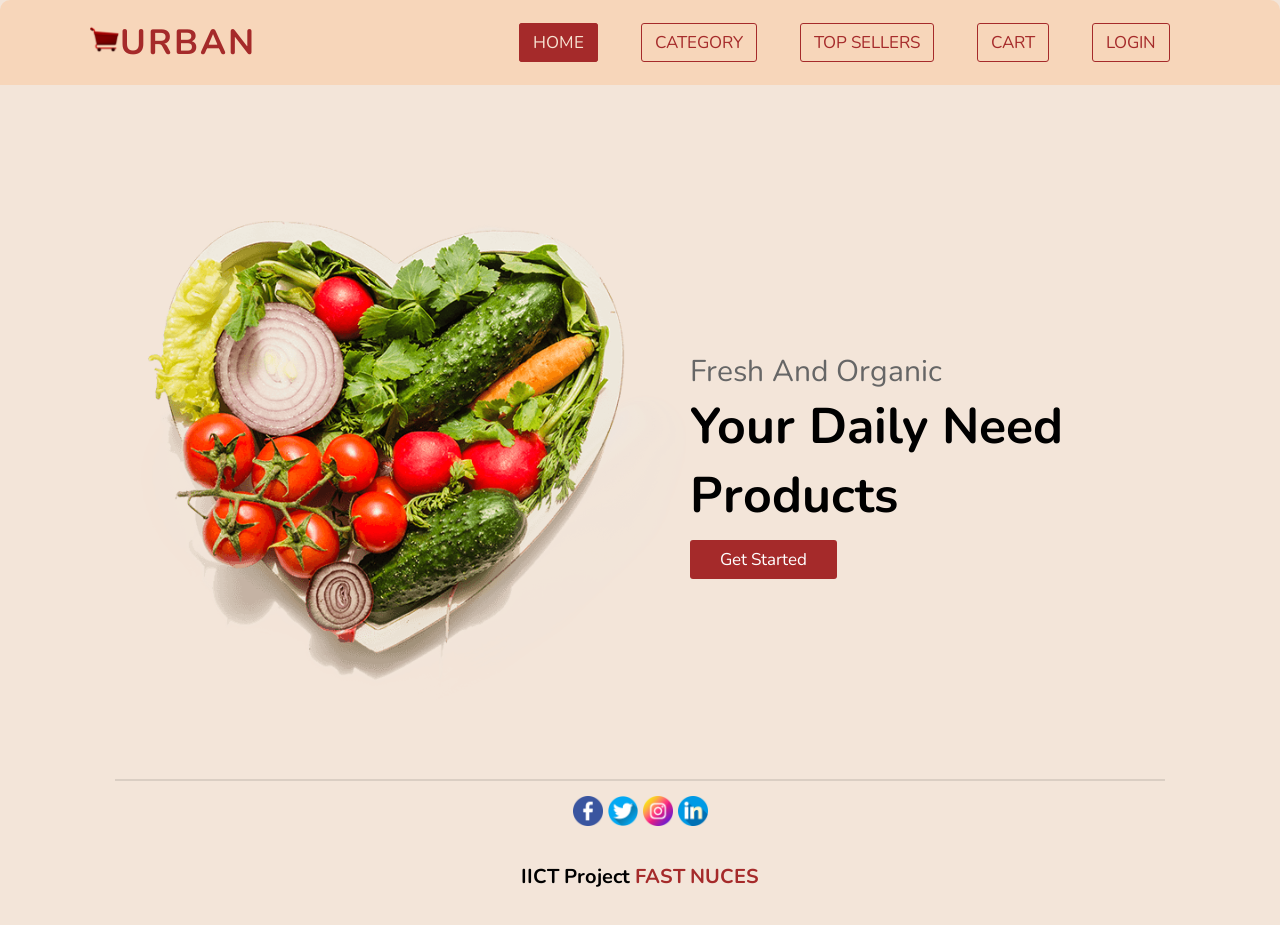
<file: index.html>
<!DOCTYPE html>
<html lang="en">
<head>
    <meta charset="UTF-8">
    <meta name="viewport" content="width=device-width, initial-scale=1.0">
    <title>Urban - Home</title>

    <!-- css file -->
    <link rel="stylesheet" href="css/style.css">

</head>
<body>

<!-- navbar section starts  -->

<nav>
    <label class="logo"><img src="images/logo.png" style="height: 30px; width: 30px;">URBAN</label>
    <ul>
        <li><a class="active" href="index.html">HOME</a></li>
        <li><a href="category.html">CATEGORY</a></li>
        <li><a href="topsellers.html">TOP SELLERS</a></li>
        <li><a href="cart.html">CART</a></li>
        <li><a href="login.html">LOGIN</a></li>
    </ul>
</nav>

<!-- navbar section ends -->

<!-- home section starts  -->
<section class="home" id="home">

    <div class="image">
        <img src="images/home.png" alt="">
    </div>
    <div class="content">
        <span>fresh and organic</span>
        <h3>your daily need products</h3>
        <a href="category.html" class="btn">get started</a>
    </div>

</section>
<!-- home section ends-->

<!-- footer section starts-->
<section class="footer">

    <div class="box-container">

         <h1 class="credit1"><a href="https://facebook.com"><img src="images/facebook.png" alt="" style="height: 30px; width: 30px;"></a>
            <a href="https://twitter.com"><img src="images/twitter.png" alt="" style="height: 30px; width: 30px;"></a>
            <a href="https://instagram.com"><img src="images/instagram.png" alt="" style="height: 30px; width: 30px;"></a>
            <a href="https://linkedin.com"><img src="images/linkedin.png" alt="" style="height: 30px; width: 30px;"></a></h1> 
        <h1 class="credit">IICT project <span> FAST NUCES </h1>
         
    </div>
   

</section>
<!-- footer section ends-->

</body>
</html>
</file>
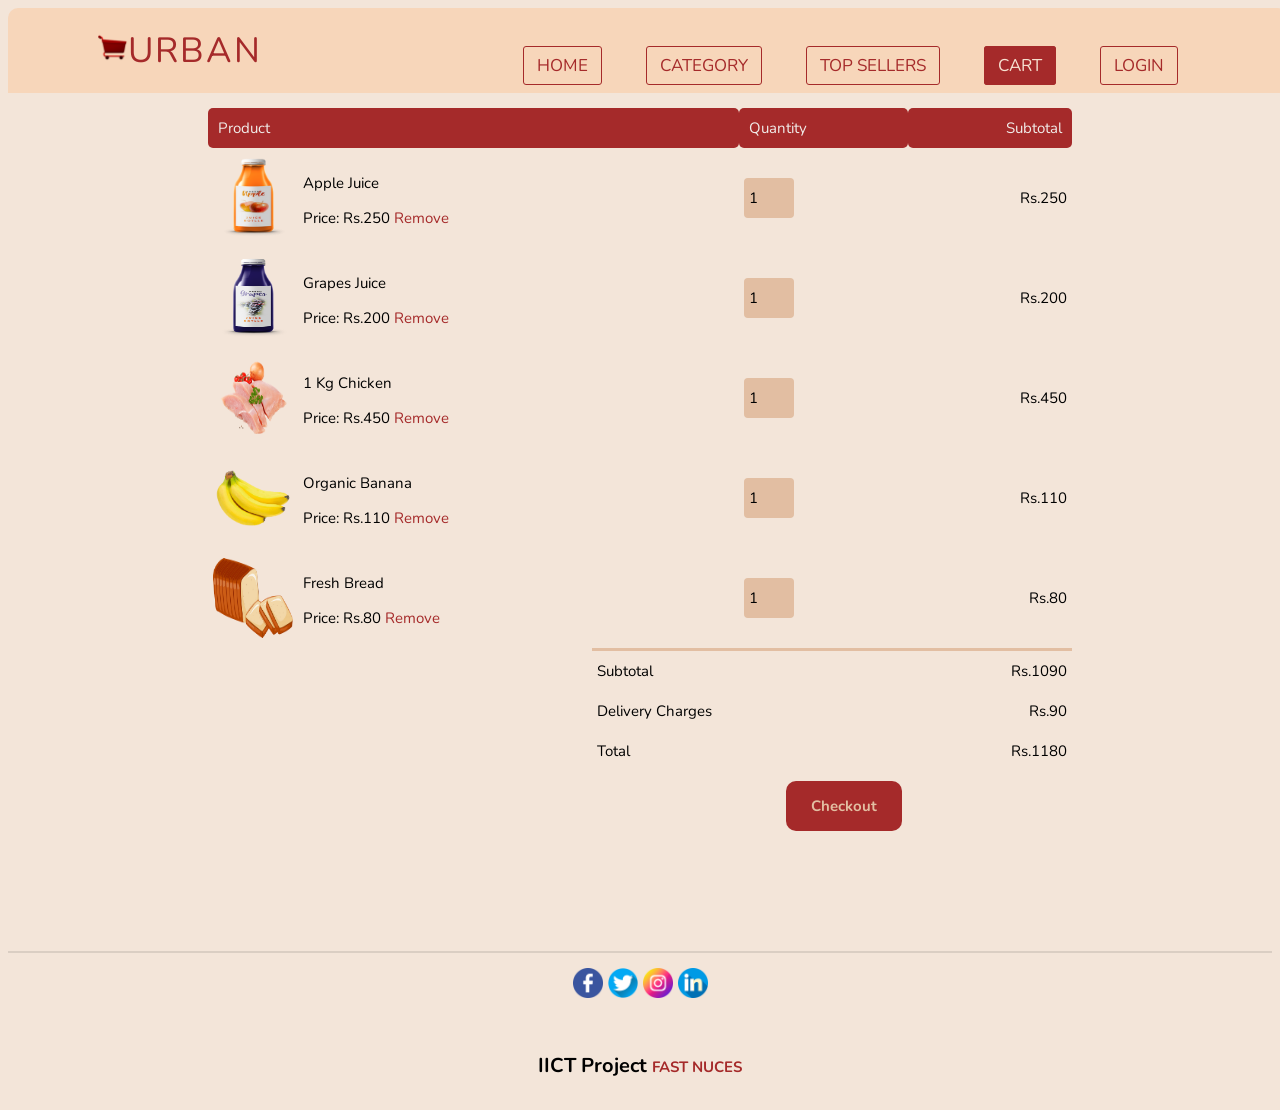
<file: cart.html>
<!DOCTYPE html>
<html lang="en">
<head>
    <meta charset="UTF-8">
    <meta name="viewport" content="width=device-width, initial-scale=1.0">
    <title>Urban - Cart</title>

    <!-- css file -->
    <link rel="stylesheet" href="css/cart.css">

</head>
<body>
<!-- navbar section starts  -->

<nav>
    <label class="logo"><img src="images/logo.png" style="height: 30px; width: 30px;">URBAN</label>
    <ul>
        <li><a href="index.html">HOME</a></li>
        <li><a href="category.html">CATEGORY</a></li>
        <li><a href="category.html">TOP SELLERS</a></li>
		<li><a class="active" href="cart.html">CART</a></li>
        <li><a href="login.html">LOGIN</a></li>
    </ul>
</nav>

<!-- navbar section ends -->
<!-- Cart Area-->
<div class="small-container">
	<table>
		<tr>
			<th>Product</th>
			<th>Quantity</th>
			<th>Subtotal</th>
		</tr>
		<tr>
			<td>
				<div class="cart-info">
					<img src="images/apple.png">
					<div>
						<p>Apple Juice</p>
						<small>Price: Rs.250</small>
						<a href="">Remove</a>
					</div>
				</div>
				</td>
			<td><input type="number" value="1"></td>
			<td>Rs.250  </td>
		</tr>
		<tr>
			<td>
				<div class="cart-info">
					<img src="images/grapes.png">
					<div>
						<p>Grapes Juice</p>
						<small>Price: Rs.200</small>
						<a href="">Remove</a>
					</div>
				</div>
				</td>
			<td><input type="number" value="1"></td>
			<td>Rs.200  </td>
		</tr>
		<tr>
			<td>
				<div class="cart-info">
					<img src="images/meat.png">
					<div>
						<p>1 kg Chicken</p>
						<small>Price: Rs.450</small>
						<a href="">Remove</a>
					</div>
				</div>
				</td>
			<td><input type="number" value="1"></td>
			<td>Rs.450  </td>
		</tr>
		<tr>
			<td>
				<div class="cart-info">
					<img src="images/topsales-1.png">
					<div>
						<p>Organic Banana</p>
						<small>Price: Rs.110</small>
						<a href="">Remove</a>
					</div>
				</div>
				</td>
			<td><input type="number" value="1"></td>
			<td>Rs.110 </td>
		</tr>
		<tr>
			<td>
				<div class="cart-info">
					<img src="images/topsales-12.png">
					<div>
						<p>Fresh Bread</p>
						<small>Price: Rs.80</small>
						<a href="">Remove</a>
					</div>
				</div>
				</td>
			<td><input type="number" value="1"></td>
			<td>Rs.80  </td>
		</tr>
	</table>
	<div class="total-price">
		<table>
			<tr>
				<td>Subtotal</td>
				<td>Rs.1090</td>
			</tr>
			<tr>
				<td>Delivery Charges</td>
				<td>Rs.90</td>
			</tr>
			<tr>
				<td>Total</td>
				<td>Rs.1180</td>
			</tr>
			<tr>
				<td><h3><a href="payment.html">Checkout</a></h3></td>
			</tr>
		</table>

	</div>

</div>
<!--Cart Ends-->
<!-- footer section starts-->
<section class="footer">

    <div class="box-container">

         <h1 class="credit1"><a href="https://facebook.com"><img src="images/facebook.png" alt="" style="height: 30px; width: 30px;"></a>
            <a href="https://twitter.com"><img src="images/twitter.png" alt="" style="height: 30px; width: 30px;"></a>
            <a href="https://instagram.com"><img src="images/instagram.png" alt="" style="height: 30px; width: 30px;"></a>
            <a href="https://linkedin.com"><img src="images/linkedin.png" alt="" style="height: 30px; width: 30px;"></a></h1>
        <h1 class="credit">IICT project <span> FAST NUCES </h1>

    </div>


</section>
<!-- footer section ends-->
</body>
</html>
</file>
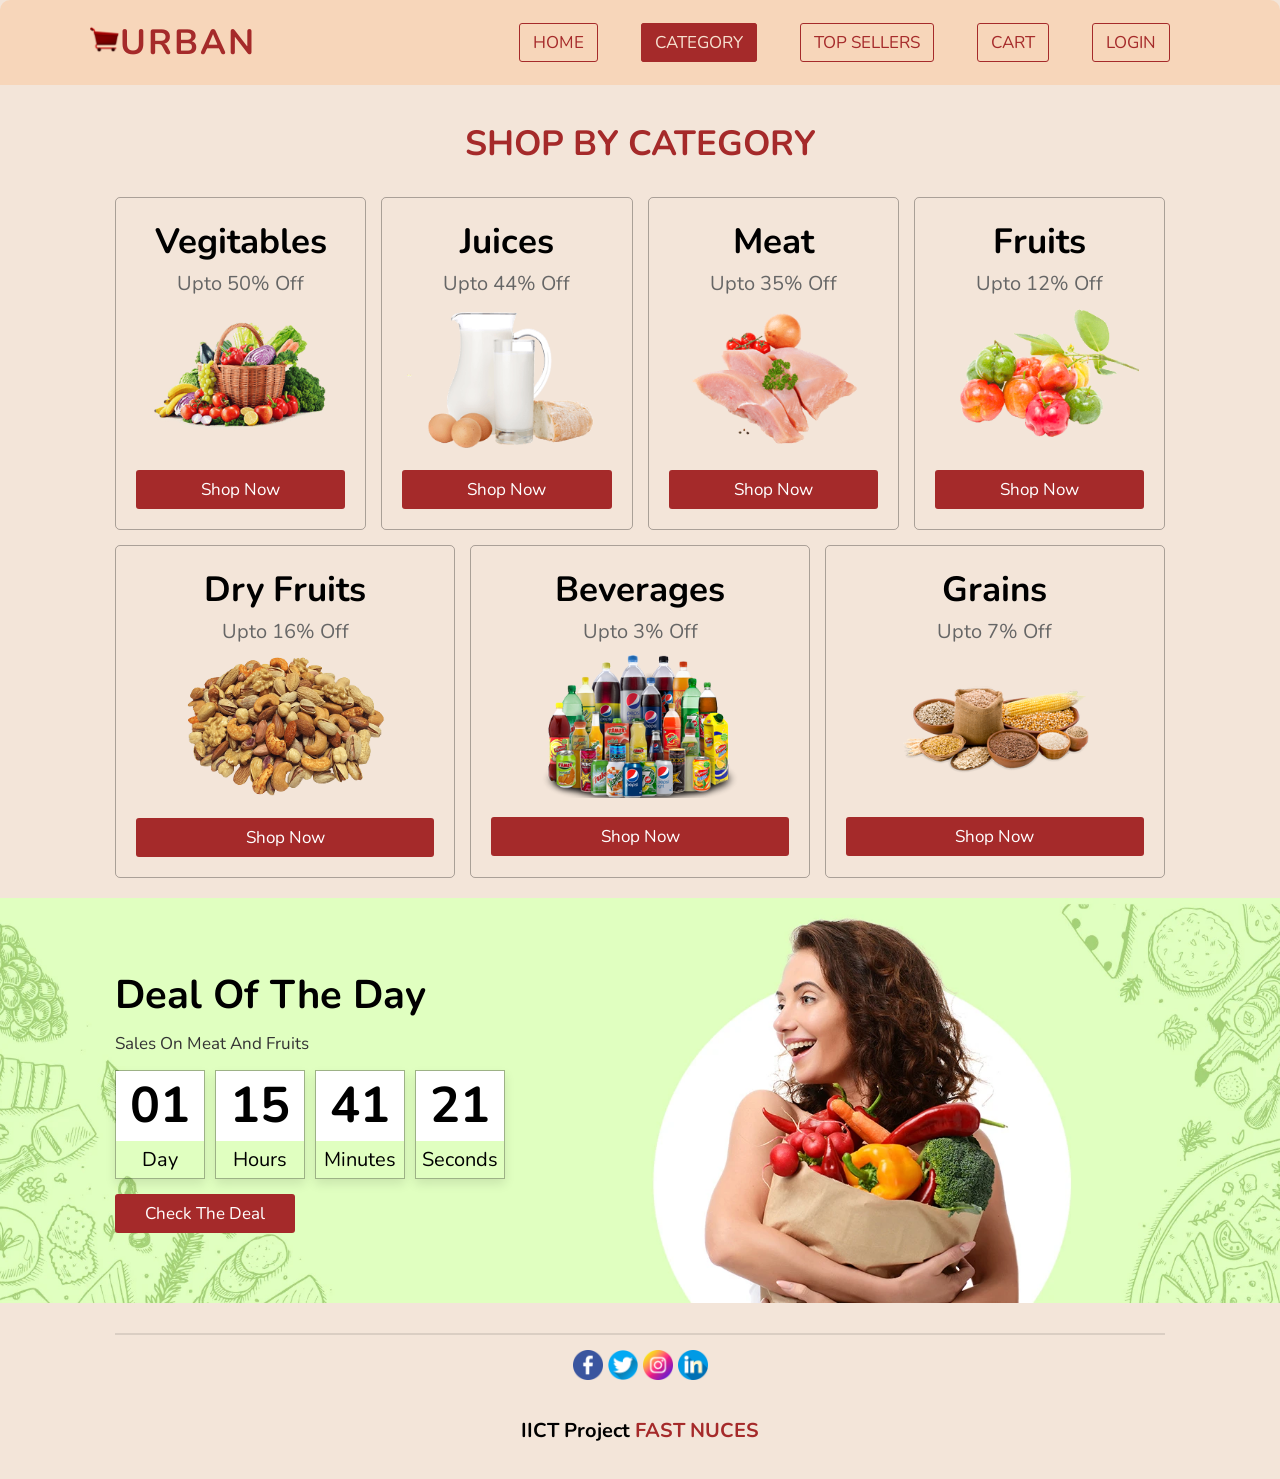
<file: category.html>
<!DOCTYPE html>
<html lang="en">
<head>
    <meta charset="UTF-8">
    <meta name="viewport" content="width=device-width, initial-scale=1.0">
    <title>Urban - Category</title>

    
    <!--  css file   -->
    <link rel="stylesheet" href="css/category.css">

</head>
<body>

<!-- navbar section starts  -->
<nav>
    <label class="logo"><img src="images/logo.png" style="height: 30px; width: 30px;">URBAN</label>
    <ul>
        <li><a href="index.html">HOME</a></li>
        <li><a class="active" href="category.html">CATEGORY</a></li>
        <li><a href="topsellers.html">TOP SELLERS</a></li>
        <li><a href="cart.html">CART</a></li>
        <li><a href="login.html">LOGIN</a></li>
    </ul>
</nav>

<!-- navbar section ends -->

<!-- category section starts  -->
<section class="category" id="category">

    <h1 class="heading">shop by <span>category</span></h1>

    <div class="box-container">

        <div class="box">
            <h3>vegitables</h3>
            <p>upto 50% off</p>
            <img src="images/vegetables.png" alt="">
            <a href="topsellers.html" class="btn">shop now</a>
        </div>
        <div class="box">
            <h3>juices</h3>
            <p>upto 44% off</p>
            <img src="images/dairy.png" alt="">
            <a href="topsellers.html" class="btn">shop now</a>
        </div>
        <div class="box">
            <h3>meat</h3>
            <p>upto 35% off</p>
            <img src="images/meat.png" alt="">
            <a href="topsellers.html" class="btn">shop now</a>
        </div>
        <div class="box">
            <h3>fruits</h3>
            <p>upto 12% off</p>
            <img src="images/fruits.png" alt="">
            <a href="topsellers.html" class="btn">shop now</a>
        </div>
        <div class="box">
            <h3>dry fruits</h3>
            <p>upto 16% off</p>
            <img src="images/dryfruits.png" alt="">
            <a href="topsellers.html" class="btn">shop now</a>
        </div>
        <div class="box">
            <h3>beverages</h3>
            <p>upto 3% off</p>
            <img src="images/beverages.png" alt="">
            <a href="topsellers.html" class="btn">shop now</a>
        </div>
        <div class="box">
            <h3>grains</h3>
            <p>upto 7% off</p>
            <img src="images/grains.png" alt="">
            <a href="topsellers.html" class="btn">shop now</a>
        </div>


    </div>

</section>

<!-- Category Section Ends -->

<!-- sales section starts  -->

<section class="deal" id="deal">

    <div class="content">

        <h3 class="title">deal of the day</h3>
        <p>Sales on meat and fruits</p>

        <div class="count-down">
            <div class="box">
                <h3 id="day">01</h3>
                <span>day</span>
            </div>
            <div class="box">
                <h3 id="hour">15</h3>
                <span>hours</span>
            </div>
            <div class="box">
                <h3 id="minute">41</h3>
                <span>minutes</span>
            </div>
            <div class="box">
                <h3 id="second">21</h3>
                <span>seconds</span>
            </div>
        </div>

        <a href="topsellers.html" class="btn">check the deal</a>

    </div>

</section>

<!-- sales section ends -->

<!-- footer section starts-->
<section class="footer">

    <div class="box-container">

         <h1 class="credit1"><a href="https://facebook.com"><img src="images/facebook.png" alt="" style="height: 30px; width: 30px;"></a>
            <a href="https://twitter.com"><img src="images/twitter.png" alt="" style="height: 30px; width: 30px;"></a>
            <a href="https://instagram.com"><img src="images/instagram.png" alt="" style="height: 30px; width: 30px;"></a>
            <a href="https://linkedin.com"><img src="images/linkedin.png" alt="" style="height: 30px; width: 30px;"></a></h1> 
        <h1 class="credit">IICT project <span> FAST NUCES </h1>
         
    </div>
   

</section>
<!-- footer section ends-->


</body>
</html>
</file>
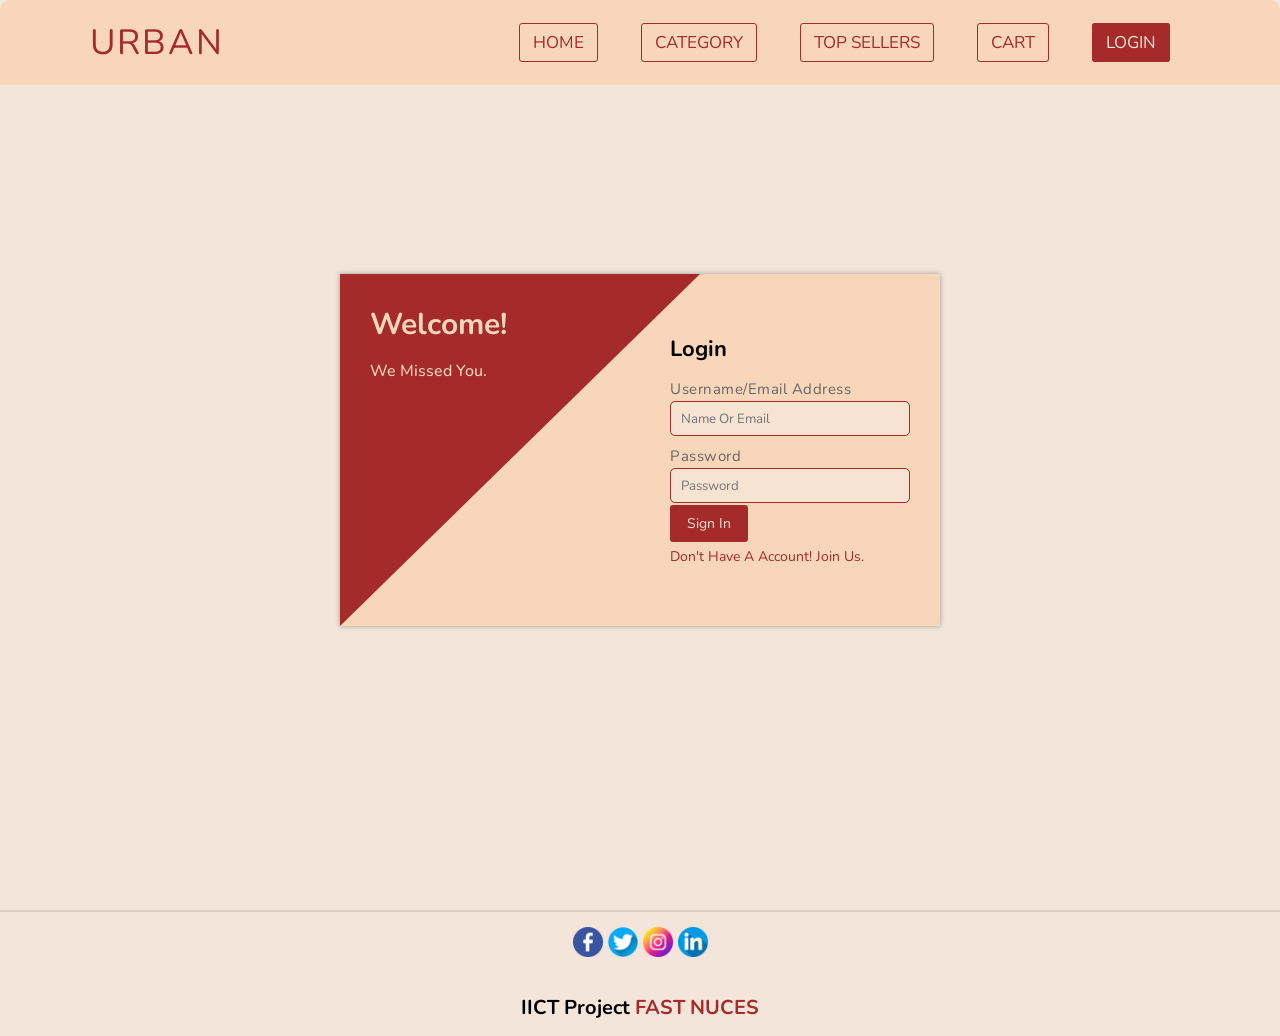
<file: login.html>
<!DOCTYPE html>
<html lang="en">

<head>
    <meta charset="UTF-8">
    <meta http-equiv="X-UA-Compatible" content="IE=edge">
    <meta name="viewport" content="width=device-width, initial-scale=1.0">
    <title>Urban - Login</title>
    <link rel="stylesheet" href="css/login.css">
</head>

<body>
    <!-- header section starts  -->
    <nav>
        <label class="logo"><i class="fas fa-shopping-basket"></i>URBAN</label>
        <ul>
            <li><a href="index.html">HOME</a></li>
            <li><a href="category.html">CATEGORY</a></li>
            <li><a href="topsellers.html">TOP SELLERS</a></li>
            <li><a href="cart.html">CART</a></li>
            <li><a class="active" href="login.html">LOGIN</a></li>
        </ul>
    </nav>
    <!-- header section ends -->
    
    <!--Login Division Starts-->
    <div class="wrapper login">
        <div class="container">
            <div class="col-left">
                <div class="login-text">
                    <h2>Welcome!</h2>
                    <p>We missed you.</p>
                </div>
            </div>

            <div class="col-right">
                <div class="login-form">
                    <h2>Login</h2>
                    <form action="">
                        <p>
                            <label>Username/Email address</label>
                            <input type="text" placeholder="Name or Email" style="border: 1px solid brown; background-color: rgb(247, 227, 210);">
                        </p>
                        <p>
                            <label>Password</label>
                            <input type="password" placeholder="Password"  style="border: 1px solid brown; background-color: rgb(247, 227, 210);">
                        </p>
                        <p>
                            <a href="category.html" style="color:rgb(247, 227, 210); background-color: brown; border-radius: 3px; padding: 9px 17px; ">Sign In</a>
                        </p>
                        <p>
                            <a href="signup.html">Don't have a account! Join Us.</a>
                        </p>

                    </form>
                </div>
            </div>

        </div>
    </div>
    <!--Login Division Ends-->
    
    <!-- footer section starts-->
    <section class="footer">

        <div class="box-container">

             <h1 class="credit1"><a href="https://facebook.com"><img src="images/facebook.png" alt="" style="height: 30px; width: 30px;"></a>
                <a href="https://twitter.com"><img src="images/twitter.png" alt="" style="height: 30px; width: 30px;"></a>
                <a href="https://instagram.com"><img src="images/instagram.png" alt="" style="height: 30px; width: 30px;"></a>
                <a href="https://linkedin.com"><img src="images/linkedin.png" alt="" style="height: 30px; width: 30px;"></a></h1> 
            <h1 class="credit">IICT project <span> FAST NUCES </h1>
         
        </div>
   

    </section>
    <!-- footer section ends-->

</body>
</html>
</file>
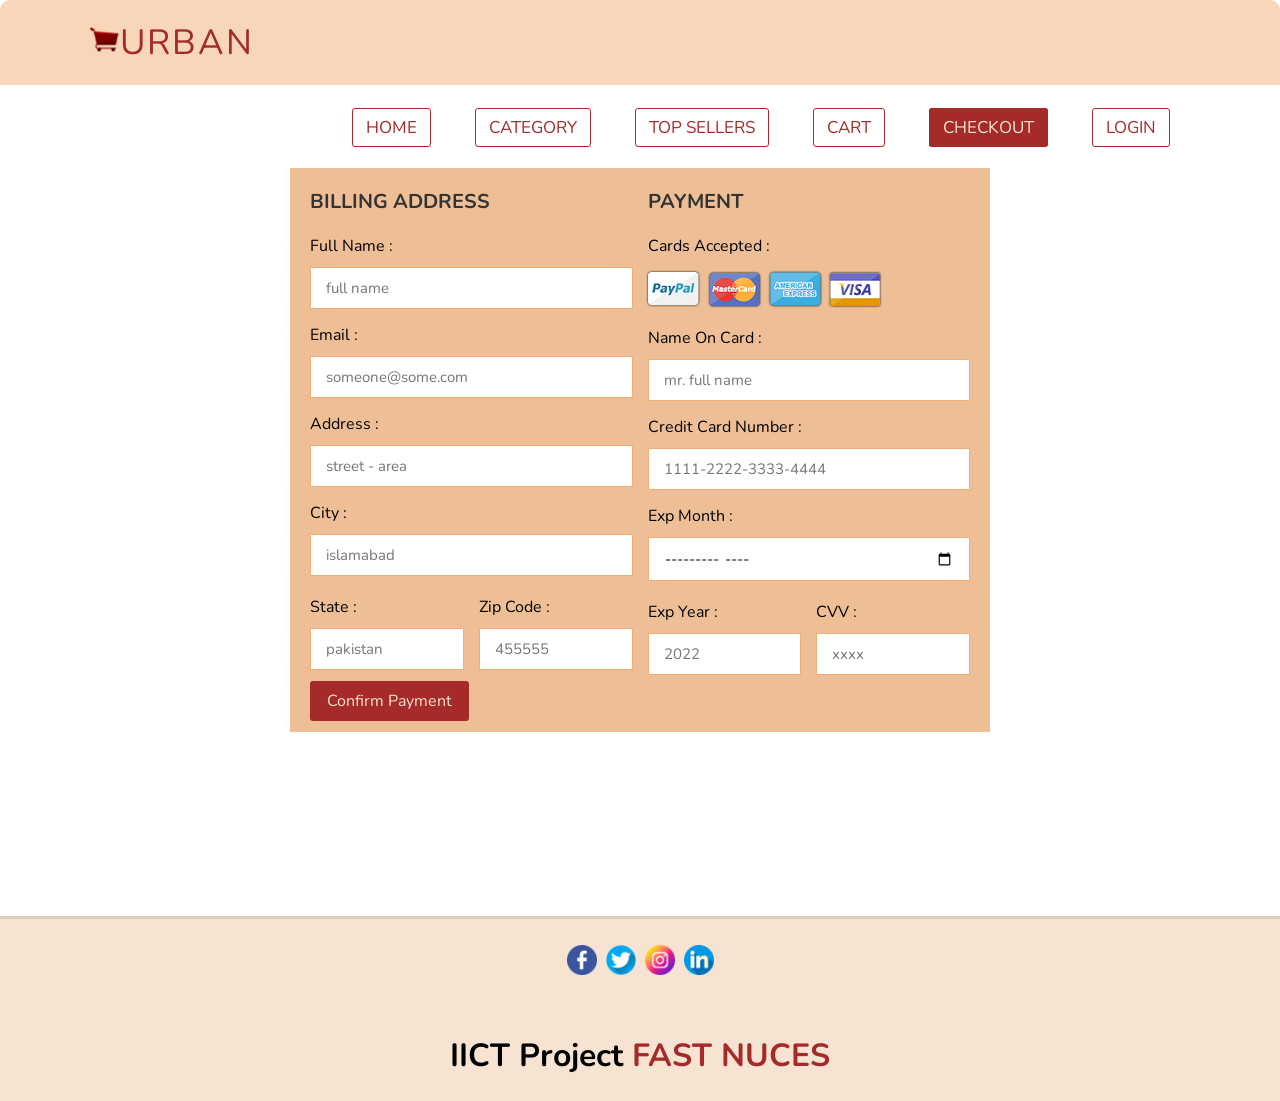
<file: payment.html>
<!DOCTYPE html>
<html lang="en">
<head>
    <meta charset="UTF-8">
    <meta http-equiv="X-UA-Compatible" content="IE=edge">
    <meta name="viewport" content="width=device-width, initial-scale=1.0">
    <title>Urban - Checkout</title> 
    <!-- css file   -->
    <link rel="stylesheet" href="css/payment.css">

</head>
<body>

    <!-- navbar division starts  -->

    <nav>
        <label class="logo"><img src="images/logo.png" style="height: 30px; width: 30px;">URBAN</label>
        <ul>
            <li><a href="index.html">HOME</a></li>
            <li><a href="category.html">CATEGORY</a></li>
            <li><a href="category.html">TOP SELLERS</a></li>
            <li><a href="cart.html">CART</a></li>
            <li><a class="active" href="payment.html">Checkout</a></li>
            <li><a href="login.html">LOGIN</a></li>
        </ul>
    </nav>

    <!-- navbar division ends -->

    <!-- form division starts -->
    <div class="container">

        <form action="">

        <div class="row">

            <div class="col">

                <h3 class="title">billing address</h3>

                <div class="inputBox">
                    <span>full name :</span>
                    <input type="text" placeholder="full name">
                </div>
                <div class="inputBox">
                    <span>email :</span>
                    <input type="email" placeholder="someone@some.com">
                </div>
                <div class="inputBox">
                    <span>address :</span>
                    <input type="text" placeholder="street - area">
                </div>
                <div class="inputBox">
                    <span>city :</span>
                    <input type="text" placeholder="islamabad">
                </div>

                <div class="flex">
                    <div class="inputBox">
                        <span>state :</span>
                        <input type="text" placeholder="pakistan">
                    </div>
                    <div class="inputBox">
                        <span>zip code :</span>
                        <input type="text" placeholder="455555">
                    </div>
                </div>

            </div>

            <div class="col">

                    <h3 class="title">payment</h3>
                    <div class="inputBox">
                        <span>cards accepted :</span>
                        <img src="images/card.png" style="z-index: -10;"alt="">
                    </div>
                    <div class="inputBox">
                        <span>name on card :</span>
                        <input type="text" placeholder="mr. full name">
                    </div>
                    <div class="inputBox">
                        <span>credit card number :</span>
                        <input type="number" placeholder="1111-2222-3333-4444">
                    </div>
                    <div class="inputBox">
                        <span>exp month :</span>
                        <input type="month" placeholder="january">
                    </div>

                    <div class="flex">
                        <div class="inputBox">
                            <span>exp year :</span>
                            <input type="number" placeholder="2022">
                        </div>
                        <div class="inputBox">
                            <span>CVV :</span>
                            <input type="text" placeholder="xxxx">
                        </div>
                    </div>
            </div>
        </div>
        <a href="category.html" style="color:rgb(247, 227, 210); background-color: brown; border-radius: 3px; padding: 9px 17px; ">Confirm Payment</a>
        </form>
    </div>  
<!-- form division starts -->

<!-- footer division starts-->
<div class="footer">

    <div class="box-container">

         <h1 class="credit1"><a href="https://facebook.com"><img src="images/facebook.png" alt="" style="height: 30px; width: 30px;"></a>
            <a href="https://twitter.com"><img src="images/twitter.png" alt="" style="height: 30px; width: 30px;"></a>
            <a href="https://instagram.com"><img src="images/instagram.png" alt="" style="height: 30px; width: 30px;"></a>
            <a href="https://linkedin.com"><img src="images/linkedin.png" alt="" style="height: 30px; width: 30px;"></a></h1> 
        <h1 class="credit">IICT project <span> FAST NUCES </h1>
         
    </div>
   

</div>
<!-- footer division ends-->  
    
</body>
</html>
</file>
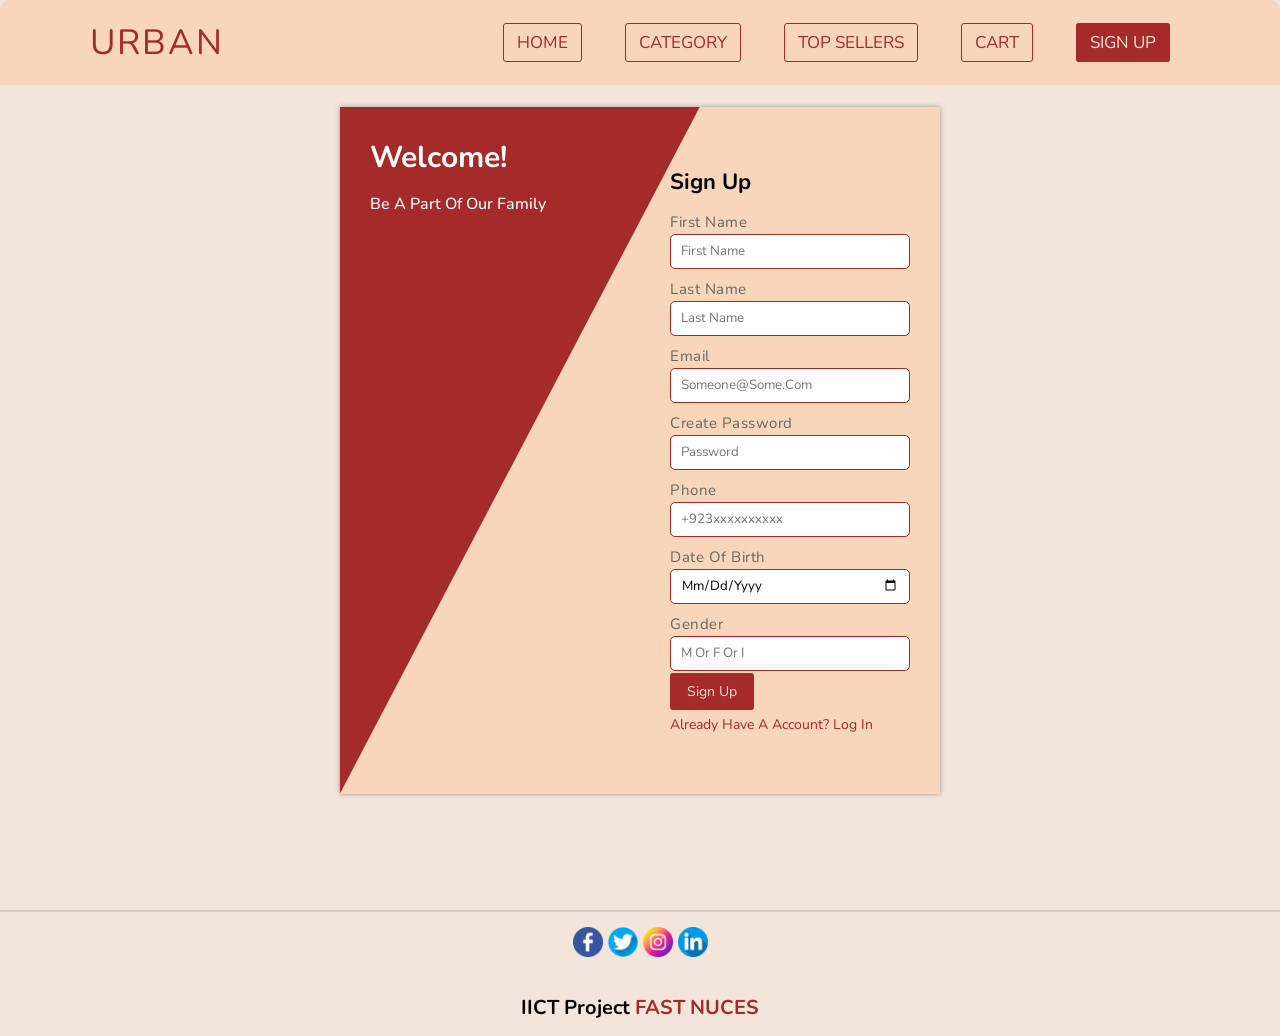
<file: signup.html>
<!DOCTYPE html>
<html lang="en">

<head>
    <meta charset="UTF-8">
    <meta http-equiv="X-UA-Compatible" content="IE=edge">
    <meta name="viewport" content="width=device-width, initial-scale=1.0">
    <title>Urban - signup</title>
    <link rel="stylesheet" href="css/signup.css">
</head>

<body>
    <!-- header section starts  -->
    <nav>
        <label class="logo"><i class="fas fa-shopping-basket"></i>URBAN</label>
        <ul>
            <li><a href="index.html">HOME</a></li>
            <li><a href="category.html">CATEGORY</a></li>
            <li><a href="topsellers.html">TOP SELLERS</a></li>
            <li><a href="cart.html">CART</a></li>
            <li><a class="active" href="signup.html">SIGN UP</a></li>
        </ul>
    </nav>
    <!-- header section ends -->
    
    <!--signup Division Starts-->
    <div class="wrapper signup">
        <div class="container">
            <div class="col-left">
                <div class="signup-text">
                    <h2>Welcome!</h2>
                    <p>Be a part of our family</p>
                </div>
            </div>

            <div class="col-right">
                <div class="signup-form">
                    <h2>Sign Up</h2>
                    <form action="">
                        <p>
                            <label>First Name</label>
                            <input type="text" placeholder="First Name" style="border: 1px solid brown;">
                        </p>
                        <p>
                            <label>Last Name</label>
                            <input type="text" placeholder="Last Name" style="border: 1px solid brown;">
                        </p>
                        <p>
                            <label>Email</label>
                            <input type="email" placeholder="someone@some.com" style="border: 1px solid brown;">
                        </p>
                        <p>
                            <label>Create Password</label>
                            <input type="password" placeholder="Password" style="border: 1px solid brown;">
                        </p>
                        <p>
                            <label>Phone</label>
                            <input type="tel" placeholder="+923xxxxxxxxxx" style="border: 1px solid brown;">
                        </p>
                        <p>
                            <label>Date of Birth</label>
                            <input type="date" placeholder="mm/dd/yyyy" style="border: 1px solid brown;">
                        </p>
                        <p>
                            <label>Gender</label>
                            <input type="text" placeholder="M or F or I" style="border: 1px solid brown;">
                        </p>
                        
                        <p>
                            <a href="category.html" style="color:rgb(247, 227, 210); background-color: brown; border-radius: 3px; padding: 9px 17px; ">Sign Up</a>
                        </p>
                        <p>
                            <a href="login.html">Already have a account? Log In</a>
                        </p>

                    </form>
                </div>
            </div>

        </div>
    </div>
    <!--signup Division Ends-->
        
    <!-- footer section starts-->
    <section class="footer">

        <div class="box-container">

             <h1 class="credit1"><a href="https://facebook.com"><img src="images/facebook.png" alt="" style="height: 30px; width: 30px;"></a>
                <a href="https://twitter.com"><img src="images/twitter.png" alt="" style="height: 30px; width: 30px;"></a>
                <a href="https://instagram.com"><img src="images/instagram.png" alt="" style="height: 30px; width: 30px;"></a>
                <a href="https://linkedin.com"><img src="images/linkedin.png" alt="" style="height: 30px; width: 30px;"></a></h1> 
            <h1 class="credit">IICT project <span> FAST NUCES </h1>
         
        </div>
   

    </section>
    <!-- footer section ends-->

</body>
</html>
</file>
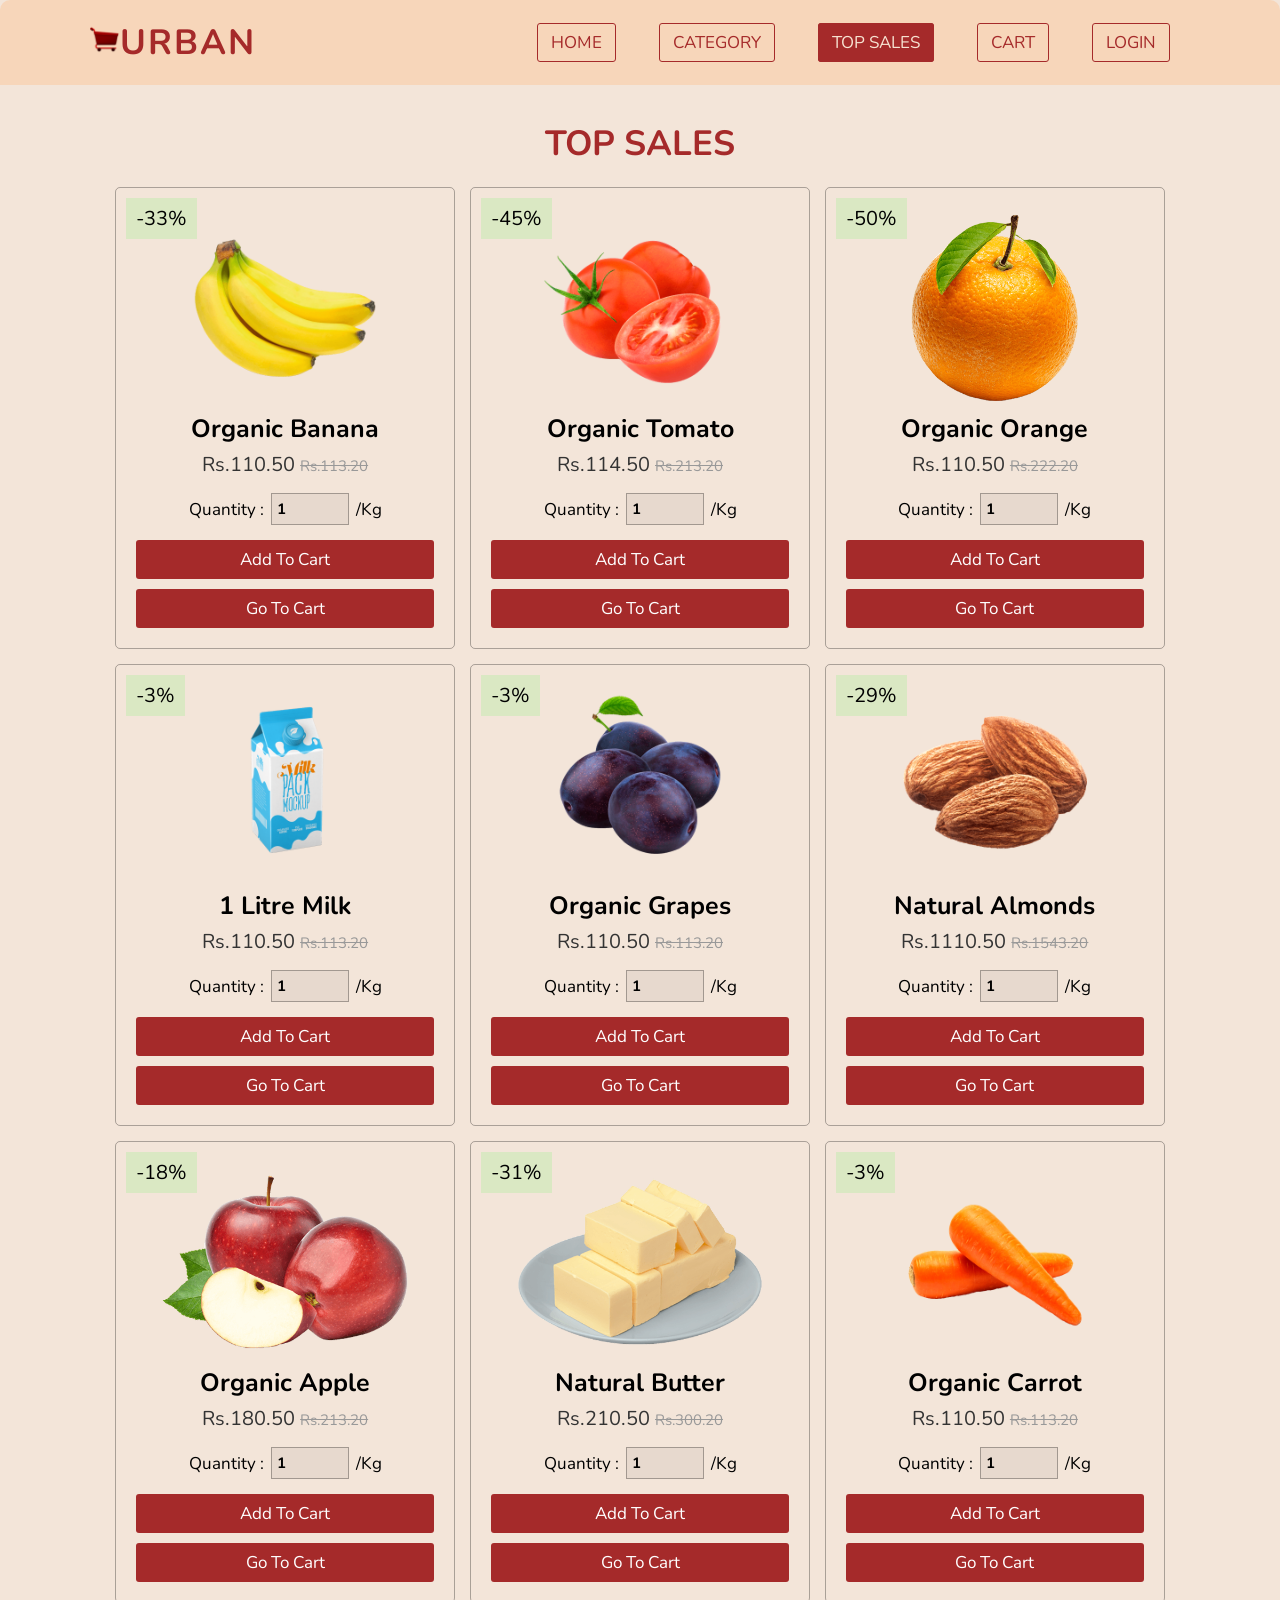
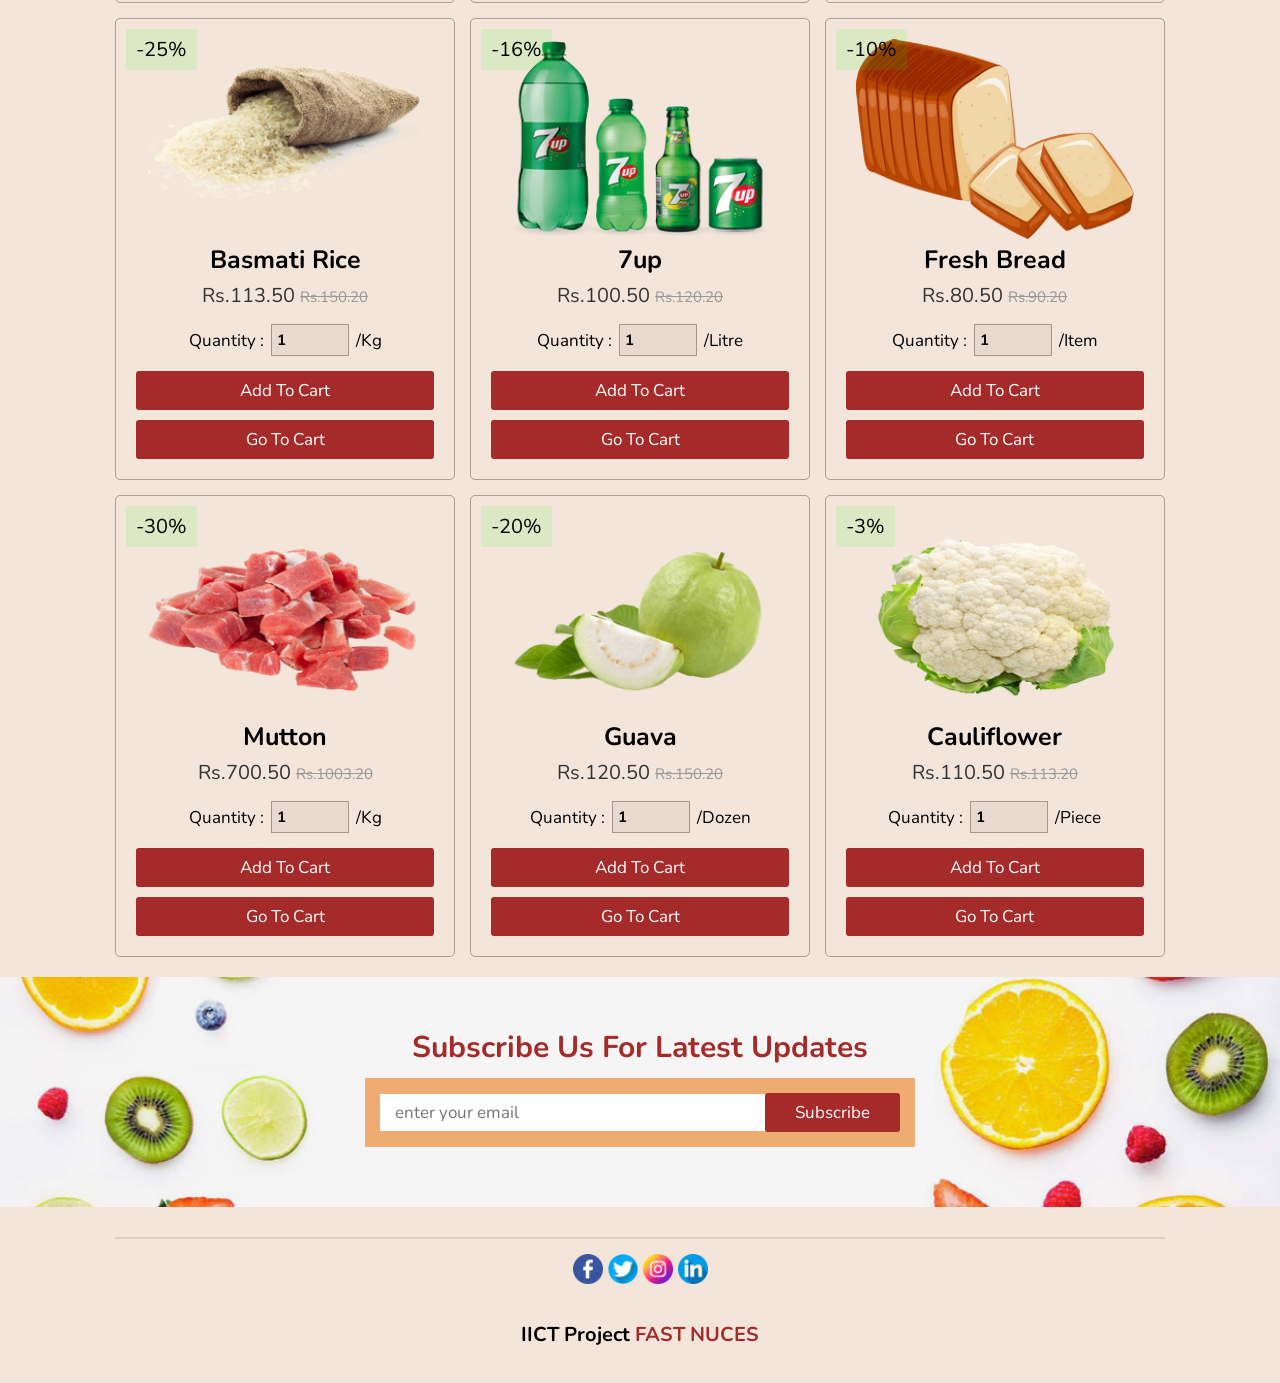
<file: topsellers.html>
<!DOCTYPE html>
<html lang="en">
<head>
    <meta charset="UTF-8">
    <meta name="viewport" content="width=device-width, initial-scale=1.0">
    <title>Urban - Top Sales</title>

    
    <!--  css file   -->
    <link rel="stylesheet" href="css/topsellers.css">

</head>
<body>
<!-- navbar section starts  -->

<nav>
    <label class="logo"><img src="images/logo.png" style="height: 30px; width: 30px;">URBAN</label>
    <ul>
        <li><a href="index.html">HOME</a></li>
        <li><a href="category.html">CATEGORY</a></li>
        <li><a class="active" href="topsellers.html">TOP SALES</a></li>
        <li><a href="cart.html">CART</a></li>
        <li><a href="login.html">LOGIN</a></li>
    </ul>
</nav>

<!-- navbar section ends -->

<!-- topsales section starts  -->

<section class="topsales" id="topsales">

    <h1 class="heading">top <span>sales</span></h1>

    <div class="box-container">

        <div class="box">
            <span class="discount">-33%</span>
           
            <img src="images/topsales-1.png" alt="">
            <h3>organic banana</h3>
            <div class="price"> Rs.110.50 <span> Rs.113.20 </span> </div>
            <div class="quantity">
                <span>quantity : </span>
                <input type="number" min="1" max="1000" value="1">
                <span> /kg </span>
            </div>
            <a href="#" class="btn">add to cart</a>
            <a href="cart.html" class="btn">go to cart</a>
        </div>

        <div class="box">
            <span class="discount">-45%</span>
            <img src="images/topsales-2.png" alt="">
            <h3>organic tomato</h3>
            <div class="price"> Rs.114.50 <span> Rs.213.20 </span> </div>
            <div class="quantity">
                <span>quantity : </span>
                <input type="number" min="1" max="1000" value="1">
                <span> /kg </span>
            </div>
            <a href="#" class="btn">add to cart</a>
            <a href="cart.html" class="btn">go to cart</a>
        </div>

        <div class="box">
            <span class="discount">-50%</span>
            <img src="images/topsales-3.png" alt="">
            <h3>organic orange</h3>
            <div class="price"> Rs.110.50 <span> Rs.222.20 </span> </div>
            <div class="quantity">
                <span>quantity : </span>
                <input type="number" min="1" max="1000" value="1">
                <span> /kg </span>
            </div>
            <a href="#" class="btn">add to cart</a>
            <a href="cart.html" class="btn">go to cart</a>
        </div>

        <div class="box">
            <span class="discount">-3%</span>
            <img src="images/topsales-4.png" alt="">
            <h3>1 litre milk</h3>
            <div class="price"> Rs.110.50 <span> Rs.113.20 </span> </div>
            <div class="quantity">
                <span>quantity : </span>
                <input type="number" min="1" max="1000" value="1">
                <span> /kg </span>
            </div>
            <a href="#" class="btn">add to cart</a>
            <a href="cart.html" class="btn">go to cart</a>
        </div>

        <div class="box">
            <span class="discount">-3%</span>
            <img src="images/topsales-5.png" alt="">
            <h3>organic grapes</h3>
            <div class="price"> Rs.110.50 <span> Rs.113.20 </span> </div>
            <div class="quantity">
                <span>quantity : </span>
                <input type="number" min="1" max="1000" value="1">
                <span> /kg </span>
            </div>
            <a href="#" class="btn">add to cart</a>
            <a href="cart.html" class="btn">go to cart</a>
        </div>
         <div class="box">
            <span class="discount">-29%</span>
            <img src="images/topsales-6.png" alt="">
            <h3>natural almonds</h3>
            <div class="price"> Rs.1110.50 <span> Rs.1543.20 </span> </div>
            <div class="quantity">
                <span>quantity : </span>
                <input type="number" min="1" max="1000" value="1">
                <span> /kg </span>
            </div>
            <a href="#" class="btn">add to cart</a>
            <a href="cart.html" class="btn">go to cart</a>
        </div>

        <div class="box">
            <span class="discount">-18%</span>
            <img src="images/topsales-7.png" alt="">
            <h3>organic apple</h3>
            <div class="price"> Rs.180.50 <span> Rs.213.20 </span> </div>
            <div class="quantity">
                <span>quantity : </span>
                <input type="number" min="1" max="1000" value="1">
                <span> /kg </span>
            </div>
            <a href="#" class="btn">add to cart</a>
            <a href="cart.html" class="btn">go to cart</a>
        </div>

        <div class="box">
            <span class="discount">-31%</span>
            <img src="images/topsales-8.png" alt="">
            <h3>natural butter</h3>
            <div class="price"> Rs.210.50 <span> Rs.300.20 </span> </div>
            <div class="quantity">
                <span>quantity : </span>
                <input type="number" min="1" max="1000" value="1">
                <span> /kg </span>
            </div>
            <a href="#" class="btn">add to cart</a>
            <a href="cart.html" class="btn">go to cart</a>
        </div>

        <div class="box">
            <span class="discount">-3%</span>
            <img src="images/topsales-9.png" alt="">
            <h3>organic carrot</h3>
            <div class="price"> Rs.110.50 <span> Rs.113.20 </span> </div>
            <div class="quantity">
                <span>quantity : </span>
                <input type="number" min="1" max="1000" value="1">
                <span> /kg </span>
            </div>
            <a href="#" class="btn">add to cart</a>
            <a href="cart.html" class="btn">go to cart</a>
        </div>
        <div class="box">
            <span class="discount">-25%</span>
            <img src="images/topsales-10.png" alt="">
            <h3>Basmati Rice</h3>
            <div class="price"> Rs.113.50 <span> Rs.150.20 </span> </div>
            <div class="quantity">
                <span>quantity : </span>
                <input type="number" min="1" max="1000" value="1">
                <span> /kg </span>
            </div>
            <a href="#" class="btn">add to cart</a>
            <a href="cart.html" class="btn">go to cart</a>
        </div>
        <div class="box">
            <span class="discount">-16%</span>
            <img src="images/topsales-11.png" alt="">
            <h3>7up</h3>
            <div class="price"> Rs.100.50 <span> Rs.120.20 </span> </div>
            <div class="quantity">
                <span>quantity : </span>
                <input type="number" min="1" max="1000" value="1">
                <span> /litre </span>
            </div>
            <a href="#" class="btn">add to cart</a>
            <a href="cart.html" class="btn">go to cart</a>
        </div>
        <div class="box">
            <span class="discount">-10%</span>
            <img src="images/topsales-12.png" alt="">
            <h3>Fresh Bread</h3>
            <div class="price"> Rs.80.50 <span> Rs.90.20 </span> </div>
            <div class="quantity">
                <span>quantity : </span>
                <input type="number" min="1" max="1000" value="1">
                <span> /Item </span>
            </div>
            <a href="#" class="btn">add to cart</a>
            <a href="cart.html" class="btn">go to cart</a>
        </div>
        <div class="box">
            <span class="discount">-30%</span>
            <img src="images/topsales-13.png" alt="">
            <h3>Mutton</h3>
            <div class="price"> Rs.700.50 <span> Rs.1003.20 </span> </div>
            <div class="quantity">
                <span>quantity : </span>
                <input type="number" min="1" max="1000" value="1">
                <span> /kg </span>
            </div>
            <a href="#" class="btn">add to cart</a>
            <a href="cart.html" class="btn">go to cart</a>
        </div>
        <div class="box">
            <span class="discount">-20%</span>
            <img src="images/topsales-14.png" alt="">
            <h3>Guava</h3>
            <div class="price"> Rs.120.50 <span> Rs.150.20 </span> </div>
            <div class="quantity">
                <span>quantity : </span>
                <input type="number" min="1" max="1000" value="1">
                <span> /Dozen</span>
            </div>
           <a href="#" class="btn">add to cart</a>
            <a href="cart.html" class="btn">go to cart</a>
        </div>
        <div class="box">
            <span class="discount">-3%</span>
            <img src="images/topsales-15.png" alt="">
            <h3>Cauliflower</h3>
            <div class="price"> Rs.110.50 <span> Rs.113.20 </span> </div>
            <div class="quantity">
                <span>quantity : </span>
                <input type="number" min="1" max="1000" value="1">
                <span> /piece</span>
            </div>
            <a href="#" class="btn">add to cart</a>
            <a href="cart.html" class="btn">go to cart</a>
        </div>

    </div>

</section>

<!-- topsales section ends -->

<!-- subscribe section starts  -->

<section class="subscribe">

    <h3>subscribe us for latest updates</h3>

    <form action="">
        <input class="box" type="email" placeholder="enter your email">
        <input type="submit" value="subscribe" class="btn">
    </form>

</section>

<!-- subscribe section ends -->

<!-- footer section starts-->
<section class="footer">

    <div class="box-container">

         <h1 class="credit1"><a href="https://facebook.com"><img src="images/facebook.png" alt="" style="height: 30px; width: 30px;"></a>
            <a href="https://twitter.com"><img src="images/twitter.png" alt="" style="height: 30px; width: 30px;"></a>
            <a href="https://instagram.com"><img src="images/instagram.png" alt="" style="height: 30px; width: 30px;"></a>
            <a href="https://linkedin.com"><img src="images/linkedin.png" alt="" style="height: 30px; width: 30px;"></a></h1> 
        <h1 class="credit">IICT project <span> FAST NUCES </h1>
         
    </div>
   

</section>
<!-- footer section ends-->
</body>
</html>
</file>
<file: css/style.css>
@import url('https://fonts.googleapis.com/css2?family=Nunito:wght@200;300;400;600;700&display=swap');

body{
  background-color: rgb(243, 229, 217);
}

*{
  font-family: 'Nunito', sans-serif;
  margin:0; padding:0;
  box-sizing: border-box;
  outline: none; border:none;
  text-decoration: none;
  text-transform: capitalize;
  transition: all .2s linear;
}

html{
  font-size: 62.5%;
  overflow-x: hidden;
  scroll-padding-top: 6.5rem;
  scroll-behavior: smooth;
}

section{
  padding:2rem 9%;
}
nav{
  background: rgb(247, 214, 186);
  height: 85px;
  width: 100%;
  border-top-left-radius: 10px;
  border-top-right-radius: 10px;
  position: fixed;
}
label.logo{
  color: brown;
  font-size: 35px;
  line-height: 85px;
  padding: 0 90px;
  font-family:'Nunito';
  letter-spacing: 2px;
}
nav ul{
  float: right;
  margin-right: 90px;
}
nav ul li{
  display: inline-block;
  line-height: 85px;
  margin: 0 20px;
}
nav ul li a{
  color: brown;
  font-size: 17px;
  text-transform: uppercase;
  padding: 7px 13px;
  border-radius: 3px;
  border: 1px solid brown;
}
a.active,body nav ul li a:hover{
  color:rgb(247, 227, 210);
  background: brown;
  transition: .3s;
}

.btn{
  display: inline-block;
  margin-top: 1rem;
  background:brown;
  color:#fff;
  padding:.8rem 3rem;
  font-size: 1.7rem;
  text-align: center;
  cursor: pointer;
  border-radius: 3px;
}

.btn:hover{
  background: rgb(241, 175, 116);
}

.heading{
  text-align: center;
  color:var(--black);
  text-transform: uppercase;
  padding:1rem;
  font-size: 3.5rem;
  padding-bottom: 2rem;
}

.heading span{
  color:var(--green);
  text-transform: uppercase;
}

.logo{
  color:rgb(247, 214, 186);
  font-weight: bolder;
  font-size: 3rem;
}

.logo i{
  padding-right: .5rem;
  color:rgb(247, 214, 186)
}
.home{
  display: flex;
  align-items: center;
  justify-content: center;
  flex-wrap: wrap;
}

.home .image{
  flex:1 1 30rem;
  padding-top: 200px;
}

.home .image img{
  width:100%;
}

.home .content{
  flex:1 1 20rem;
  padding-top: 180px;
}

.home .content span{
  font-size: 3rem;
  color:#666;
}

.home .content h3{
  font-size: 5rem;
  color:var(--black);
}

.footer .credit1{
  padding:1.5rem 3rem;
  border-top: .2rem solid rgba(0,0,0,.1);
  margin-top: 1rem;
  text-align: center;
  font-size: 2rem;
}

.footer .credit1 span{
  color:brown;
}
.footer .credit{
  padding:1.5rem 3rem;
  text-align: center;
  font-size: 2rem;
}

.footer .credit span{
  color:brown;
}
.footer .box-container .box .share a{
  padding:0;
  height:4rem;
  width:4rem;
  line-height: 4rem;
  text-align: center;
} 
/* responsiveness */

@media(max-width:1200px){

  html{
    font-size: 55%;
  }

}

@media(max-width:991px){
  
  section{
    padding:2rem;
  }

}

@media(max-width:768px){
  .home .content{
    text-align: center;
  }

  .home .content h3{
    font-size: 4rem;
  }
}
</file>
<file: css/cart.css>
@import url('https://fonts.googleapis.com/css2?family=Nunito:wght@200;300;400;600;700&display=swap');
/*Imported font form browser*/
body{
  background-color: rgb(243, 229, 217);
}

*{
  font-family: 'Nunito', sans-serif;
  outline: none; border:none;
  text-decoration: none;
  text-transform: capitalize;
  transition: all .2s linear;
  font-size: 15px;
}

html{
  font-size: 62.5%;
  overflow-x: hidden;
  scroll-padding-top: 6.5rem;
  scroll-behavior: smooth;
}


/*Naviation bar Styling*/
nav{
	background: rgb(247, 214, 186);
	height: 85px;
	width: 100%;
	border-top-left-radius: 10px;
	border-top-right-radius: 10px;
	position: fixed;
  }
  /*Logo Styling*/
  label.logo{
	color: brown;
	font-size: 35px;
	line-height: 85px;
	padding: 0 90px;
	font-family:'Nunito';
	letter-spacing: 2px;
  }
  nav ul{
	float: right;
	margin-right: 90px;
  }
  nav ul li{
	display: inline-block;
	line-height: 85px;
	margin: 0 20px;
  }
  nav ul li a{
	color: brown;
	font-size: 17px;
	text-transform: uppercase;
	padding: 7px 13px;
	border-radius: 3px;
	border: 1px solid brown;
  }
  a.active,body nav ul li a:hover{
	color:rgb(247, 227, 210);
	background: brown;
	transition: .3s;
  }/* Cart Items*/
.small-container{
	padding: 100px 200px;
}
/*Table class styling*/
  table{
	width: 100%;
	border-collapse: collapse;
}
.cart-info
{
	display: flex;
	flex-wrap: wrap;
}
th{
	text-align: left;
	padding: 10px;
	color:rgb(241, 237, 234);
	background-color: brown;
	font-weight: normal;
	border-radius: 5px;
}
td{
	padding: 10px 5px;;
}
td input{
	width: 40px;
	height: 30px;
	padding: 5px;
	background-color: rgb(226, 190, 162);
	border-radius: 4px;
}
td a{
	color: brown;
	font-size: 15px;

}
td h3 a{
	color:rgb(226, 190, 162);
	background-color: brown;
	border-radius: 10px;
	padding: 15px 25px;
}
td h3 a:hover{
	color:brown;
	background-color: rgb(240, 160, 99);
	border-radius: 10px;
	padding: 15px 25px;
}
td img{
	width: 80px;
	height: 80px;
	margin-right: 10px;
}
.total-price{
	display: flex;
	justify-content: flex-end;
}
.total-price table{
	border-top: 3px solid rgb(226, 190, 162);
	width: 100%;
	max-width: 480px;
}
td:last-child{
	text-align: right;
}
th:last-child{
	text-align: right;
}
/* Footer class Editing*/
.footer .credit1{
	padding:1.5rem 3rem;
	border-top: .2rem solid rgba(0,0,0,.1);
	margin-top: 1rem;
	text-align: center;
	font-size: 2rem;
  }

  .footer .credit1 span{
	color:brown;
  }
  .footer .credit{
	padding:1.5rem 3rem;
	text-align: center;
	font-size: 2rem;
  }

  .footer .credit span{
	color:brown;
  }
  .footer .box-container .box .share a{
	padding:0;
	height:4rem;
	width:4rem;
	line-height: 4rem;
	text-align: center;
  }
</file>
<file: css/category.css>
@import url('https://fonts.googleapis.com/css2?family=Nunito:wght@200;300;400;600;700&display=swap');

body{
  background-color: rgb(243, 229, 217);
}
/* Font style */
*{
  font-family: 'Nunito', sans-serif;
  margin:0; padding:0;
  box-sizing: border-box;
  outline: none; border:none;
  text-decoration: none;
  text-transform: capitalize;
  transition: all .2s linear;
}

html{
  font-size: 62.5%;
  overflow-x: hidden;
  scroll-padding-top: 6.5rem;
  scroll-behavior: smooth;
}

section{
  padding:2rem 9%;
}
/* Nav Bar styling*/
nav{
  background: rgb(247, 214, 186);
  height: 85px;
  width: 100%;
  border-top-left-radius: 10px;
  border-top-right-radius: 10px;
  position: fixed;
}
label.logo{
  color: brown;
  font-size: 35px;
  line-height: 85px;
  padding: 0 90px;
  font-family:'Nunito';
  letter-spacing: 2px;
}
nav ul{
  float: right;
  margin-right: 90px;
}
nav ul li{
  display: inline-block;
  line-height: 85px;
  margin: 0 20px;
}
nav ul li a{
  color: brown;
  font-size: 17px;
  text-transform: uppercase;
  padding: 7px 13px;
  border-radius: 3px;
  border: 1px solid brown;
}
a.active,body nav ul li a:hover{
  color:rgb(247, 227, 210);
  background: brown;
  transition: .3s;
}
/* Button styling*/
.btn{
  display: inline-block;
  margin-top: 1rem;
  background:brown;
  color:#fff;
  padding:.8rem 3rem;
  font-size: 1.7rem;
  text-align: center;
  cursor: pointer;
  border-radius: 3px;
}
/* Button hover*/
.btn:hover{
  background: rgb(241, 175, 116);
  color: brown;
}

.heading{
  text-align: center;
  color:brown;
  text-transform: uppercase;
  padding:10rem;
  font-size: 3.5rem;
  padding-bottom: 2rem;
}

.heading span{
  color:brown;
  text-transform: uppercase;
}

.logo{
  color:rgb(247, 214, 186);
  font-weight: bolder;
  font-size: 3rem;
}

.logo i{
  padding-right: .5rem;
  color:rgb(247, 214, 186)
}
.home{
  display: flex;
  align-items: center;
  justify-content: center;
  flex-wrap: wrap;
}
/* Container class of box with items */
.category .box-container{
  display: flex;
  gap: 1.5rem;
  flex-wrap: wrap;
  padding-top: 1rem;
}
/* Container class Editing*/
.category .box-container .box{
  border:.1rem solid rgba(0,0,0,.3);
  border-radius: .5rem;
  text-align: center;
  padding:2rem;
  flex:1 1 25rem;
}

.category .box-container .box img{
  width: 20rem;
  margin:.5rem 0;
}

.category .box-container .box h3{
  font-size: 3.5rem;
  color:var(--black);
}

.category .box-container .box p{
  font-size: 2rem;
  color:#666;
  padding:.5rem 0;
}

.category .box-container .box .btn{
  display: block;
}
.deal{
  background:url(../images/deal-bg.jpg) no-repeat;
  background-position: center;
  background-size: cover;
  padding-top: 7rem;
  padding-bottom: 7rem;
}

.deal .content{
  max-width: 50rem;
}

.deal .content .title{
  font-size: 4rem;
  color:var(--black);
}

.deal .content p{
  font-size: 1.7rem;
  padding:1rem 0;
  color:#333;
}

.deal .content .count-down{
  display: flex;
  gap:1rem;
  padding:.5rem 0;
}

.deal .content .count-down .box{
  width:9rem;
  text-align: center;
  box-shadow: 0 .5rem 1rem rgba(0,0,0,.1);
  border:.1rem solid rgba(0,0,0,.3);
}
/* Deal of thr day class container styling*/
.deal .content .count-down .box h3{
  color:var(--black);
  background:#fff;
  height: 7rem;
  line-height: 7rem;
  width:100%;
  font-size: 5rem;
}

.deal .content .count-down .box span{
  display: block;
  background:var(--black);
  color: black;
  width:100%;
  padding:.5rem;
  font-size: 2rem;
}

.footer .credit1{
  padding:1.5rem 3rem;
  border-top: .2rem solid rgba(0,0,0,.1);
  margin-top: 1rem;
  text-align: center;
  font-size: 2rem;
}

.footer .credit1 span{
  color:brown;
}
.footer .credit{
  padding:1.5rem 3rem;
  text-align: center;
  font-size: 2rem;
}

.footer .credit span{
  color:brown;
}
.footer .box-container .box .share a{
  padding:0;
  height:4rem;
  width:4rem;
  line-height: 4rem;
  text-align: center;
}

/* responsiveness  */

@media(max-width:1200px){

  html{
    font-size: 55%;
  }

}

@media(max-width:991px){

  .header-1,
  .header-2{
    padding:2rem;
  }

  section{
    padding:2rem;
  }

}

@media(max-width:768px){

  #menu-bar{
    display: initial;
  }

  .header-2 .navbar{
    position: absolute;
    top:100%; left: 0; right:0;
    background:var(--black);
    padding:1rem 2rem;
    display: none;
  }

  .header-2 .navbar.active{
    display: initial;
  }

  .header-2 .navbar a{
    font-size: 2.5rem;
    display: block;
    text-align: center;
    background:#fff;
    padding:1rem;
    margin:1.5rem 0;
  }

  .home .content{
    text-align: center;
  }

  .home .content h3{
    font-size: 4rem;
  }

  .deal{
    background-position: left;
  }

  .deal .content{
    max-width: 100%;
    text-align: center;
  }

  .deal .content .count-down{
    justify-content: center;
  }

  .contact form .inputBox input{
    width:100%;
  }

  .newsletter h3{
    font-size: 2.2rem;
  }

}

@media(max-width:450px){

  html{
    font-size: 50%;
  }

  .heading{
    font-size: 3rem;
  }

  .header-1{
    flex-flow: column;
  }

  .header-1 .search-box-container{
    width:100%;
    margin-top: 2rem;
  }

  .logo{
    font-size: 4rem;
  }

  .deal .content .count-down .box h3{
    font-size: 4rem;
  }

  .deal .content .count-down .box span{
    font-size: 1.5rem;
  }

}
</file>
<file: css/login.css>
/* for loading font */
@import url('https://fonts.googleapis.com/css2?family=Nunito:wght@200;300;400;600;700&display=swap');


body{
    background-color: rgb(243, 229, 217);
  }

  *{
    font-family: 'Nunito', sans-serif;
    margin:0; padding:0;
    box-sizing: border-box;
    outline: none; border:none;
    text-decoration: none;
    text-transform: capitalize;
    transition: all .2s linear;
  }

  html{
    font-size: 62.5%;
    overflow-x: hidden;
    scroll-padding-top: 6.5rem;
    scroll-behavior: smooth;
  }
  /* Naviation bar*/
nav{
    background: rgb(247, 214, 186);
    height: 85px;
    width: 100%;
    border-top-left-radius: 10px;
    border-top-right-radius: 10px;
    position: fixed;
  }
  label.logo{
    color: brown;
    font-size: 35px;
    line-height: 85px;
    padding: 0 90px;
    font-family:'Nunito';
    letter-spacing: 2px;
  }
  nav ul{
    float: right;
    margin-right: 90px;
  }
  nav ul li{
    display: inline-block;
    line-height: 85px;
    margin: 0 20px;
  }
  nav ul li a{
    color: brown;
    font-size: 17px;
    text-transform: uppercase;
    padding: 7px 13px;
    border-radius: 3px;
    border: 1px solid brown;
  }
  a.active,body nav ul li a:hover{
    color:rgb(247, 227, 210);
    background: brown;
    transition: .3s;
  }

    .wrapper{
    margin: 0 auto;
    width: 100%;
    max-width: 1140px;
    min-height: 100vh;
    display: flex;
    align-items: center;
    justify-content: center;
    flex-direction: column;
    }
/* Container class*/
    .container{

    position: relative;
    width: 100%;
    max-width: 600px;
    height: auto;
    display: flex;
    background: rgb(247, 214, 186);
    box-shadow: 0 0 5px #999999;
    }



    .login .col-left,
    .login .col-right{
    padding: 30px;
    display: flex;
    }


    .login .col-left{
    width: 60%;
    clip-path: polygon(0 0, 0% 100%, 100% 0 );
    background: brown;
    }

    .login .col-right{
    padding: 60px 30px;
    width: 50%;
    margin-left: -10%;
    }


    @media(max-width: 575px){
        .login .container{
        flex-direction: column;
        box-shadow: none;
        }
        .login .col-left,
        .login .col-right{
        width: 100%;
        margin: 0;
        clip-path: none;
        }
        .login .col-right{
        padding: 30px;
        }

        }
/* Text Class login*/

        .login .login-text{
        position: relative;
        width: 100%;
        color: rgb(247, 214, 186);
        }

        .login .login-text h2{
        margin: 0 0 15px 0;
        font-size: 30px;
        font-weight: 700;
        }

        .login .login-text p{
        margin: 0 0 20px 0;
        font-size: 16px;
        font-weight: 500;
        line-height: 22px;
        }

        .login .login-text .btn{
        display: inline-block;
        font-family: poppins;
        padding: 7px 20px;
        font-size: 16px;
        letter-spacing: 1px;
        text-decoration: none;
        border-radius: 5px;
        color: rgb(247, 214, 186);
        outline: none;
        border: 1px solid rgb(243, 229, 217);
        transition: .3s;
        }

        .login .login-text .btn:hover{
        color: brown;
        background-color: rgb(247, 227, 210);
        }
/* Login form Class*/

        .login .login-form{
        position: relative;
        width: 100%;
        }
        .login .login-form h2{
        margin: 0 0 15px 0;
        font-size: 22px;
        font-weight: 700;
        }
        .login .login-form p{
        margin: 0 0 10px 0;
        text-align: left;
        color: #666666;
        font-size: 15px;
        }
        .login .login-form p:last-child{
        margin: 0;
        padding-top: 3px;
        }
        .login .login-form p a{
        color: brown;
        font-size: 14px;
        text-decoration: none;
        }
        .login .login-form label {
        display: block;
        width: 100%;
        margin-bottom: 2px;
        letter-spacing: .5px;
        }
        .login .login-form p:last-child label{
        width: 60%;
        float: left;
        }
        .login .login-form label span{
        color: #ff574e;
        padding-left: 2px;
        }
        .login .login-form input{
        display: block;
        width: 100%;
        height: 35px;
        padding: 0 10px;
        border-radius: 5px;
        }
        .login .login-form input:focus{
        border-color: #ff574e;
        }
        .footer .credit1{
          padding:1.5rem 3rem;
          border-top: .2rem solid rgba(0,0,0,.1);
          margin-top: 1rem;
          text-align: center;
          font-size: 2rem;
        }
        .footer .credit1 span{
          color:brown;
        }
        .footer .credit{
          padding:1.5rem 3rem;
          text-align: center;
          font-size: 2rem;
        }

        .footer .credit span{
          color:brown;
        }
        .footer .box-container .box .share a{
          padding:0;
          height:4rem;
          width:4rem;
          line-height: 4rem;
          text-align: center;
        }
</file>
<file: css/payment.css>
@import url('https://fonts.googleapis.com/css2?family=Nunito:wght@200;300;400;600;700&display=swap');

*{
  font-family: 'Nunito', sans-serif;
  margin:0; padding:0;
  box-sizing: border-box;
  outline: none; border:none;
  text-decoration: none;
  text-transform: capitalize;
  transition: all .2s linear;
}
/* Navigation bar*/
nav{
  background: rgb(247, 214, 186);
  height: 85px;
  width: 100%;
  border-top-left-radius: 10px;
  border-top-right-radius: 10px;
  position: fixed;
}
label.logo{
  color: brown;
  font-size: 35px;
  line-height: 85px;
  padding: 0 90px;
  font-family:'Nunito';
  letter-spacing: 2px;
}
nav ul{
  float: right;
  margin-right: 90px;
  z-index: +10;
}
nav ul li{
  display: inline-block;
  line-height: 85px;
  margin: 0 20px;
}
nav ul li a{
  color: brown;
  font-size: 17px;
  text-transform: uppercase;
  padding: 7px 13px;
  border-radius: 3px;
  border: 1px solid brown;
}
a.active,body nav ul li a:hover{
  color:rgb(247, 227, 210);
  background: brown;
  transition: .3s;
}
/* Container Class*/
.container{
  display: flex;
  justify-content: center;
  align-items: center;
  padding:25px;
  min-height: 100vh;
/*  background: linear-gradient(90deg, rgb(247, 227, 210) 60%, rgb(247, 227, 210)  40.1%);*/
}

.container form{
  padding:20px;
  width:700px;
  background: rgb(238, 191, 150);

}

.container form .row{
  display: flex;
  flex-wrap: wrap;
  gap:15px;
}

.container form .row .col{
  flex:1 1 250px;
}

.container form .row .col .title{
  font-size: 20px;
  color:#333;
  padding-bottom: 5px;
  text-transform: uppercase;
}

.container form .row .col .inputBox{
  margin:15px 0;
}

.container form .row .col .inputBox span{
  margin-bottom: 10px;
  display: block;
}

.container form .row .col .inputBox input{
  width: 100%;
  border:1px solid rgb(241, 175, 116);
  padding:10px 15px;
  font-size: 15px;
  text-transform: none;
}

.container form .row .col .inputBox input:focus{
  border:1px solid brown;
}

.container form .row .col .flex{
  display: flex;
  gap:15px;
}

.container form .row .col .flex .inputBox{
  margin-top: 5px;
}

.container form .row .col .inputBox img{
  height: 34px;
  margin-top: 5px;
  z-index: -1;
  filter: drop-shadow(0 0 1px #000);
}

.container form .submit-btn{
  width: 100%;
  padding:12px;
  font-size: 17px;
  background: brown;
  color:#fff;
  margin-top: 5px;
  cursor: pointer;
}

.container form .submit-btn:hover{
  background: rgb(241, 175, 116);
  color: brown;
}
.footer{
  background-color: rgb(247, 227, 210) ;
}
.footer .credit1{
  padding:1.5rem 3rem;
  border-top: .2rem solid rgba(0,0,0,.1);
  margin-top: 1rem;
  text-align: center;
  font-size: 2rem;
}

.footer .credit1 span{
  color:brown;
}
.footer .credit{
  padding:1.5rem 3rem;
  text-align: center;
  font-size: 2rem;
}

.footer .credit span{
  color:brown;
}
.footer .box-container .box .share a{
  padding:0;
  height:4rem;
  width:4rem;
  line-height: 4rem;
  text-align: center;
}
</file>
<file: css/signup.css>
/* for loading font */
@import url('https://fonts.googleapis.com/css2?family=Nunito:wght@200;300;400;600;700&display=swap');


body{
    background-color: rgb(243, 229, 217);
  }
  
  *{
    font-family: 'Nunito', sans-serif;
    margin:0; padding:0;
    box-sizing: border-box;
    outline: none; border:none;
    text-decoration: none;
    text-transform: capitalize;
    transition: all .2s linear;
  }
  
  html{
    font-size: 62.5%;
    overflow-x: hidden;
    scroll-padding-top: 6.5rem;
    scroll-behavior: smooth;
  }
nav{
    background: rgb(247, 214, 186);
    height: 85px;
    width: 100%;
    border-top-left-radius: 10px;
    border-top-right-radius: 10px;
    position: fixed;
    z-index: +3;
  }
  label.logo{
    color: brown;
    font-size: 35px;
    line-height: 85px;
    padding: 0 90px;
    font-family:'Nunito';
    letter-spacing: 2px;
  }
  nav ul{
    float: right;
    margin-right: 90px;
  }
  nav ul li{
    display: inline-block;
    line-height: 85px;
    margin: 0 20px;
  }
  nav ul li a{
    color: brown;
    font-size: 17px;
    text-transform: uppercase;
    padding: 7px 13px;
    border-radius: 3px;
    border: 1px solid brown;
  }
  a.active,body nav ul li a:hover{
    color:rgb(247, 227, 210);
    background: brown;
    transition: .3s;
  }

    .wrapper{
    margin: 0 auto;
    width: 100%;
    max-width: 1140px;
    min-height: 100vh;
    display: flex;
    align-items: center;
    justify-content: center;
    flex-direction: column;
    }

    .container{
   
    position: relative;
    width: 100%;
    max-width: 600px;
    height: auto;
    display: flex;
    background: rgb(247, 214, 186);
    box-shadow: 0 0 5px #999999;
    }



    .signup .col-left,
    .signup .col-right{
    padding: 30px;
    display: flex;
    }


    .signup .col-left{
    width: 60%;
    clip-path: polygon(0 0, 0% 100%, 100% 0 );
    background: brown;
    }

    .signup .col-right{
    padding: 60px 30px;
    width: 50%;
    margin-left: -10%;
    }
    
    
    @media(max-width: 575px){
        .signup .container{
        flex-direction: column;
        box-shadow: none;
        }
        .signup .col-left,
        .signup .col-right{
        width: 100%;
        margin: 0;
        clip-path: none;
        }
        .signup .col-right{
        padding: 30px;
        }
        
        }

        
        .signup .signup-text{
        position: relative;
        width: 100%;
        color: #ffffff;
        }

        .signup .signup-text h2{
        margin: 0 0 15px 0;
        font-size: 30px;
        font-weight: 700;
        }

        .signup .signup-text p{
        margin: 0 0 20px 0;
        font-size: 16px;
        font-weight: 500;
        line-height: 22px;
        }
        
        .signup .signup-text .btn{
        display: inline-block;
        font-family: poppins;
        padding: 7px 20px;
        font-size: 16px;
        letter-spacing: 1px;
        text-decoration: none;
        border-radius: 5px;
        color: #ffffff;
        outline: none;
        border: 1px solid #ffffff;
        transition: .3s;
        }
        
        .signup .signup-text .btn:hover{
        color: brown;
        background-color: rgb(247, 227, 210);
        }
        
        .signup .signup-form{
        position: relative;
        width: 100%;
        }
        .signup .signup-form h2{
        margin: 0 0 15px 0;
        font-size: 22px;
        font-weight: 700;
        }
        .signup .signup-form p{
        margin: 0 0 10px 0;
        text-align: left;
        color: #666666;
        font-size: 15px;
        }
        .signup .signup-form p:last-child{
        margin: 0;
        padding-top: 3px;
        }
        .signup .signup-form p a{
        color: brown;
        font-size: 14px;
        text-decoration: none;
        }
        .signup .signup-form label {
        display: block;
        width: 100%;
        margin-bottom: 2px;
        letter-spacing: .5px;
        }
        .signup .signup-form p:last-child label{
        width: 60%;
        float: left;
        }
        .signup .signup-form label span{
        color: #ff574e;
        padding-left: 2px;
        }
        .signup .signup-form input{
        display: block;
        width: 100%;
        height: 35px;
        padding: 0 10px;
        border-radius: 5px;
        }
        .signup .signup-form input:focus{
        border-color: #ff574e;
        }
        .footer .credit1{
          padding:1.5rem 3rem;
          border-top: .2rem solid rgba(0,0,0,.1);
          margin-top: 1rem;
          text-align: center;
          font-size: 2rem;
        }
        
        .footer .credit1 span{
          color:brown;
        }
        .footer .credit{
          padding:1.5rem 3rem;
          text-align: center;
          font-size: 2rem;
        }
        
        .footer .credit span{
          color:brown;
        }
        .footer .box-container .box .share a{
          padding:0;
          height:4rem;
          width:4rem;
          line-height: 4rem;
          text-align: center;
        }
</file>
<file: css/topsellers.css>
@import url('https://fonts.googleapis.com/css2?family=Nunito:wght@200;300;400;600;700&display=swap');

body{
  background-color: rgb(243, 229, 217);
}

*{
  font-family: 'Nunito', sans-serif;
  margin:0; padding:0;
  box-sizing: border-box;
  outline: none; border:none;
  text-decoration: none;
  text-transform: capitalize;
  transition: all .2s linear;
}

html{
  font-size: 62.5%;
  overflow-x: hidden;
  scroll-padding-top: 6.5rem;
  scroll-behavior: smooth;
}

section{
  padding:2rem 9%;
}
nav{
  background: rgb(247, 214, 186);
  height: 85px;
  width: 100%;
  border-top-left-radius: 10px;
  border-top-right-radius: 10px;
  position: fixed;
  z-index: +1;
}
label.logo{
  color: brown;
  font-size: 35px;
  line-height: 85px;
  padding: 0 90px;
  font-family:'Nunito';
  letter-spacing: 2px;
}
nav ul{
  float: right;
  margin-right: 90px;
}
nav ul li{
  display: inline-block;
  line-height: 85px;
  margin: 0 20px;
}
nav ul li a{
  color: brown;
  font-size: 17px;
  text-transform: uppercase;
  padding: 7px 13px;
  border-radius: 3px;
  border: 1px solid brown;
}
a.active,body nav ul li a:hover{
  color:rgb(247, 227, 210);
  background: brown;
  transition: .3s;
}

.btn{
  display: inline-block;
  margin-top: 1rem;
  background:brown;
  color:#fff;
  padding:.8rem 3rem;
  font-size: 1.7rem;
  text-align: center;
  cursor: pointer;
  border-radius: 3px;
}

.btn:hover{
  background: rgb(241, 175, 116);
  color: brown;
}

.heading{
  text-align: center;
  color:brown;
  text-transform: uppercase;
  padding:10rem;
  font-size: 3.5rem;
  padding-bottom: 2rem;
}

.heading span{
  color:brown;
  text-transform: uppercase;
}

.logo{
  color:rgb(247, 214, 186);
  font-weight: bolder;
  font-size: 3rem;
}

.logo i{
  padding-right: .5rem;
  color:rgb(247, 214, 186)
}

.topsales .box-container{
  display: flex;
  flex-wrap: wrap;
  gap:1.5rem;
}

.topsales .box-container .box{
  flex:1 1 30rem;
  text-align: center;
  padding:2rem;
  border:.1rem solid rgba(0,0,0,.3);
  border-radius: .5rem;
  overflow: hidden;
  position: relative;
}

.topsales .box-container .box img{
  height: 20rem;
}

.topsales .box-container .box .discount{
  position: absolute;
  top:1rem; left: 1rem;
  background:rgba(0,255,0,.1);
  color:var(--green);
  padding:.7rem 1rem;
  font-size: 2rem;
}

.topsales .box-container .box .icons a{
  display: block;
  height:4.5rem;
  width:4.5rem;
  line-height: 4.5rem;
  font-size: 1.7rem;
  color:var(--black);
  background:rgba(0,0,0,.05);
  border-radius: 50%;
  margin-top: .7rem;
}

.topsales .box-container .box .icons a:hover{
  background:var(--green);
  color:#fff;
}

.topsales .box-container .box h3{
  color:var(--black);
  font-size: 2.5rem;
}
.topsales .box-container .box .price{
  font-size: 2rem;
  color:#333;
  padding:.5rem 0;
}

.topsales .box-container .box .price span{
  font-size: 1.5rem;
  color:#999;
  text-decoration: line-through;
}

.topsales .box-container .box .quantity{
  display: flex;
  align-items: center;
  justify-content: center;
  padding-top: 1rem;
  padding-bottom: .5rem;
}

.topsales .box-container .box .quantity span{
  padding:0 .7rem;
  font-size: 1.7rem;
}

.topsales .box-container .box .quantity input{
  border:.1rem solid rgba(0,0,0,.3);
  font-size: 1.5rem;
  font-weight: bolder;
  color:var(--black);
  padding:.5rem;
  background:rgba(0,0,0,.05);
}

.topsales .box-container .box .btn{
  display: block;
}

.subscribe{
  background:url(../images/subscribe-bg.jpg) no-repeat;
  background-size: cover;
  background-position: center;
  text-align: center;
  padding:5rem 2rem;
}

.subscribe h3{
  font-size: 3rem;
  color:brown;
}

.subscribe form{
  max-width: 55rem;
  display: flex;
  align-items: center;
  margin:1rem auto;
  padding:1.5rem;
  background:rgb(238, 172, 115);
}

.subscribe form .box{
  width:100%;
  padding:.7rem 1.5rem;
  font-size: 1.7rem;
  color:brown;
  text-transform: none;
}

.subscribe form .btn{
  margin-top: 0;
}

.footer .credit1{
  padding:1.5rem 3rem;
  border-top: .2rem solid rgba(0,0,0,.1);
  margin-top: 1rem;
  text-align: center;
  font-size: 2rem;
}

.footer .credit1 span{
  color:brown;
}
.footer .credit{
  padding:1.5rem 3rem;
  text-align: center;
  font-size: 2rem;
}

.footer .credit span{
  color:brown;
}
.footer .box-container .box .share a{
  padding:0;
  height:4rem;
  width:4rem;
  line-height: 4rem;
  text-align: center;
} 

/* responsiveness  */

@media(max-width:1200px){

  html{
    font-size: 55%;
  }

}

@media(max-width:991px){

  .header-1,
  .header-2{
    padding:2rem;
  }

  section{
    padding:2rem;
  }

}

@media(max-width:768px){

  #menu-bar{
    display: initial;
  }

  .header-2 .navbar{
    position: absolute;
    top:100%; left: 0; right:0;
    background:var(--black);
    padding:1rem 2rem;
    display: none;
  }

  .header-2 .navbar.active{
    display: initial;
  }

  .header-2 .navbar a{
    font-size: 2.5rem;
    display: block;
    text-align: center;
    background:#fff;
    padding:1rem;
    margin:1.5rem 0;
  }

  .home .content{
    text-align: center;
  }

  .home .content h3{
    font-size: 4rem;
  }

  .deal{
    background-position: left;
  }

  .deal .content{
    max-width: 100%;
    text-align: center;
  }

  .deal .content .count-down{
    justify-content: center;
  }

  .contact form .inputBox input{
    width:100%;
  }

  .subscribe h3{
    font-size: 2.2rem;
  }

}

@media(max-width:450px){

  html{
    font-size: 50%;
  }

  .heading{
    font-size: 3rem;
  }

  .header-1{
    flex-flow: column;
  }

  .header-1 .search-box-container{
    width:100%;
    margin-top: 2rem;
  }

  .logo{
    font-size: 4rem;
  }

  .deal .content .count-down .box h3{
    font-size: 4rem;
  }

  .deal .content .count-down .box span{
    font-size: 1.5rem;
  }

}
</file>
